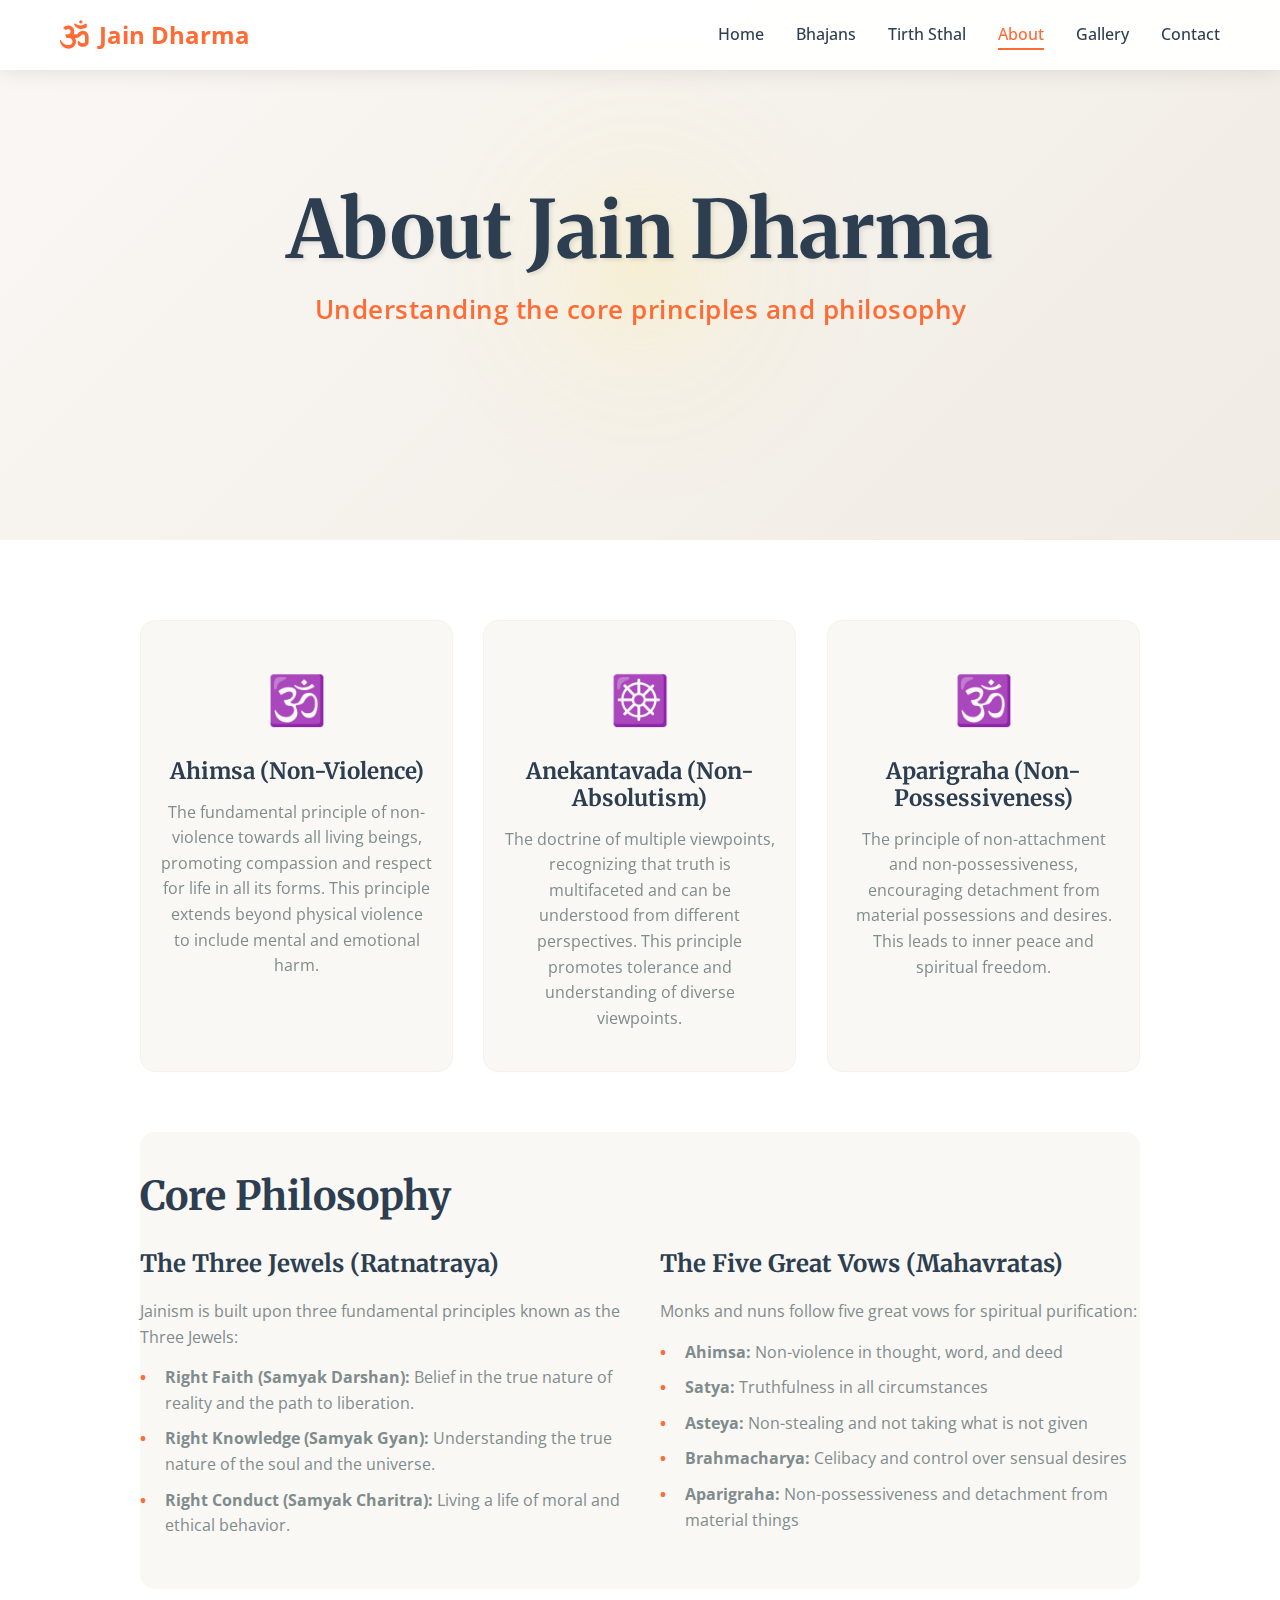
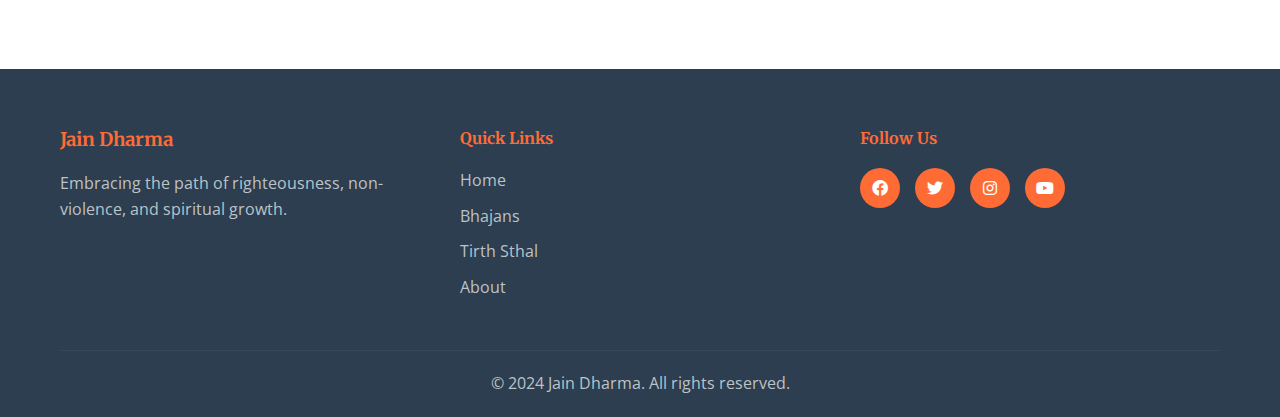
<file: about.html>
<!DOCTYPE html>
<html lang="en">
<head>
    <meta charset="UTF-8">
    <meta name="viewport" content="width=device-width, initial-scale=1.0">
    <title>About Jain Dharma - Philosophy & Principles</title>
    <link rel="stylesheet" href="css/styles.css">
    <link href="https://fonts.googleapis.com/css2?family=Merriweather:wght@300;400;700&family=Open+Sans:wght@300;400;600&display=swap" rel="stylesheet">
    <link rel="stylesheet" href="https://cdnjs.cloudflare.com/ajax/libs/font-awesome/6.0.0/css/all.min.css">
</head>
<body>
    <!-- Navigation -->
    <nav class="navbar" id="navbar">
        <div class="nav-container">
            <div class="nav-logo">
                <i class="fas fa-om"></i>
                <span>Jain Dharma</span>
            </div>
            <ul class="nav-menu" id="nav-menu">
                <li class="nav-item">
                    <a href="index.html" class="nav-link">Home</a>
                </li>
                <li class="nav-item">
                    <a href="bhajans.html" class="nav-link">Bhajans</a>
                </li>
                <li class="nav-item">
                    <a href="tirth-sthal.html" class="nav-link">Tirth Sthal</a>
                </li>
                <li class="nav-item">
                    <a href="about.html" class="nav-link active">About</a>
                </li>
                <li class="nav-item">
                    <a href="gallery.html" class="nav-link">Gallery</a>
                </li>
                <li class="nav-item">
                    <a href="contact.html" class="nav-link">Contact</a>
                </li>
            </ul>
            <div class="hamburger" id="hamburger">
                <span class="bar"></span>
                <span class="bar"></span>
                <span class="bar"></span>
            </div>
        </div>
    </nav>

    <!-- Hero Section -->
    <section class="page-hero">
        <div class="hero-background">
            <div class="mandala-pattern"></div>
        </div>
        <div class="hero-content">
            <h1 class="hero-title fade-in">About Jain Dharma</h1>
            <p class="hero-subtitle fade-in">Understanding the core principles and philosophy</p>
        </div>
    </section>

    <!-- About Section -->
    <section class="about-section">
        <div class="container">
            <div class="about-content">
                <div class="about-text">
                    <div class="principle-card">
                        <div class="principle-icon">🕉️</div>
                        <h3>Ahimsa (Non-Violence)</h3>
                        <p>The fundamental principle of non-violence towards all living beings, promoting compassion and respect for life in all its forms. This principle extends beyond physical violence to include mental and emotional harm.</p>
                    </div>
                    <div class="principle-card">
                        <div class="principle-icon">☸️</div>
                        <h3>Anekantavada (Non-Absolutism)</h3>
                        <p>The doctrine of multiple viewpoints, recognizing that truth is multifaceted and can be understood from different perspectives. This principle promotes tolerance and understanding of diverse viewpoints.</p>
                    </div>
                    <div class="principle-card">
                        <div class="principle-icon">🕉️</div>
                        <h3>Aparigraha (Non-Possessiveness)</h3>
                        <p>The principle of non-attachment and non-possessiveness, encouraging detachment from material possessions and desires. This leads to inner peace and spiritual freedom.</p>
                    </div>
                </div>
                
                <div class="philosophy-section">
                    <h2 class="section-title">Core Philosophy</h2>
                    <div class="philosophy-content">
                        <div class="philosophy-text">
                            <h3>The Three Jewels (Ratnatraya)</h3>
                            <p>Jainism is built upon three fundamental principles known as the Three Jewels:</p>
                            <ul>
                                <li><strong>Right Faith (Samyak Darshan):</strong> Belief in the true nature of reality and the path to liberation.</li>
                                <li><strong>Right Knowledge (Samyak Gyan):</strong> Understanding the true nature of the soul and the universe.</li>
                                <li><strong>Right Conduct (Samyak Charitra):</strong> Living a life of moral and ethical behavior.</li>
                            </ul>
                        </div>
                        <div class="philosophy-text">
                            <h3>The Five Great Vows (Mahavratas)</h3>
                            <p>Monks and nuns follow five great vows for spiritual purification:</p>
                            <ul>
                                <li><strong>Ahimsa:</strong> Non-violence in thought, word, and deed</li>
                                <li><strong>Satya:</strong> Truthfulness in all circumstances</li>
                                <li><strong>Asteya:</strong> Non-stealing and not taking what is not given</li>
                                <li><strong>Brahmacharya:</strong> Celibacy and control over sensual desires</li>
                                <li><strong>Aparigraha:</strong> Non-possessiveness and detachment from material things</li>
                            </ul>
                        </div>
                    </div>
                </div>
            </div>
        </div>
    </section>

    <!-- Footer -->
    <footer class="footer">
        <div class="container">
            <div class="footer-content">
                <div class="footer-section">
                    <h3>Jain Dharma</h3>
                    <p>Embracing the path of righteousness, non-violence, and spiritual growth.</p>
                </div>
                <div class="footer-section">
                    <h4>Quick Links</h4>
                    <ul>
                        <li><a href="index.html">Home</a></li>
                        <li><a href="bhajans.html">Bhajans</a></li>
                        <li><a href="tirth-sthal.html">Tirth Sthal</a></li>
                        <li><a href="about.html">About</a></li>
                    </ul>
                </div>
                <div class="footer-section">
                    <h4>Follow Us</h4>
                    <div class="social-links">
                        <a href="#"><i class="fab fa-facebook"></i></a>
                        <a href="#"><i class="fab fa-twitter"></i></a>
                        <a href="#"><i class="fab fa-instagram"></i></a>
                        <a href="#"><i class="fab fa-youtube"></i></a>
                    </div>
                </div>
            </div>
            <div class="footer-bottom">
                <p>&copy; 2024 Jain Dharma. All rights reserved.</p>
            </div>
        </div>
    </footer>

    <script src="js/script.js"></script>
</body>
</html>
</file>
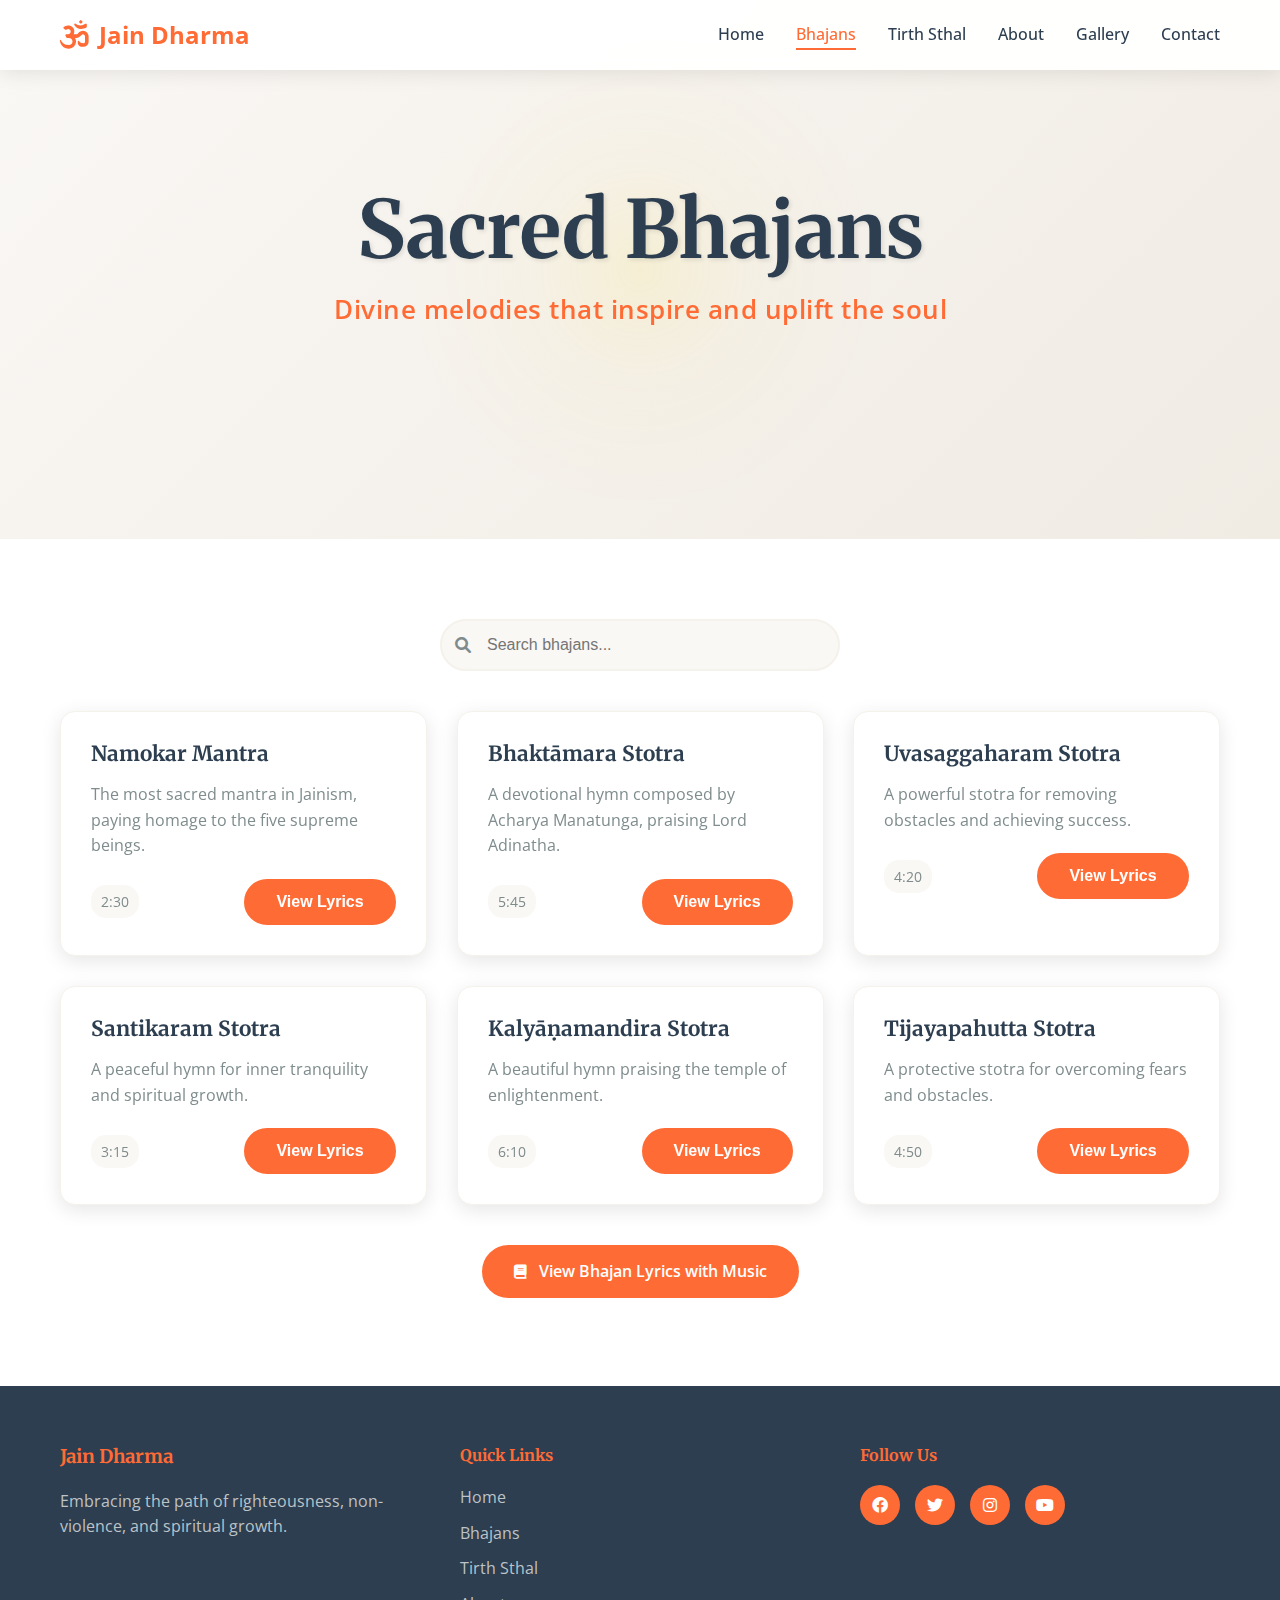
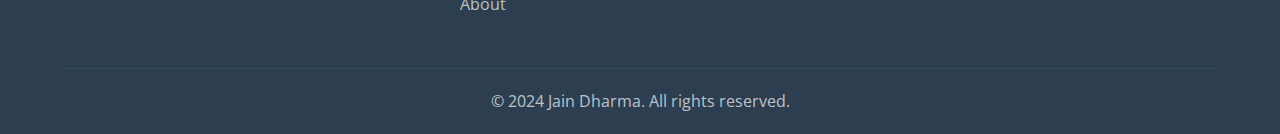
<file: bhajans.html>
<!DOCTYPE html>
<html lang="en">
<head>
    <meta charset="UTF-8">
    <meta name="viewport" content="width=device-width, initial-scale=1.0">
    <title>Sacred Bhajans - Jain Dharma</title>
    <link rel="stylesheet" href="css/styles.css">
    <link href="https://fonts.googleapis.com/css2?family=Merriweather:wght@300;400;700&family=Open+Sans:wght@300;400;600&display=swap" rel="stylesheet">
    <link rel="stylesheet" href="https://cdnjs.cloudflare.com/ajax/libs/font-awesome/6.0.0/css/all.min.css">
</head>
<body>
    <!-- Navigation -->
    <nav class="navbar" id="navbar">
        <div class="nav-container">
            <div class="nav-logo">
                <i class="fas fa-om"></i>
                <span>Jain Dharma</span>
            </div>
            <ul class="nav-menu" id="nav-menu">
                <li class="nav-item">
                    <a href="index.html" class="nav-link">Home</a>
                </li>
                <li class="nav-item">
                    <a href="bhajans.html" class="nav-link active">Bhajans</a>
                </li>
                <li class="nav-item">
                    <a href="tirth-sthal.html" class="nav-link">Tirth Sthal</a>
                </li>
                <li class="nav-item">
                    <a href="about.html" class="nav-link">About</a>
                </li>
                <li class="nav-item">
                    <a href="gallery.html" class="nav-link">Gallery</a>
                </li>
                <li class="nav-item">
                    <a href="contact.html" class="nav-link">Contact</a>
                </li>
            </ul>
            <div class="hamburger" id="hamburger">
                <span class="bar"></span>
                <span class="bar"></span>
                <span class="bar"></span>
            </div>
        </div>
    </nav>

    <!-- Hero Section -->
    <section class="page-hero">
        <div class="hero-background">
            <div class="mandala-pattern"></div>
        </div>
        <div class="hero-content">
            <h1 class="hero-title fade-in">Sacred Bhajans</h1>
            <p class="hero-subtitle fade-in">Divine melodies that inspire and uplift the soul</p>
        </div>
    </section>

    <!-- Bhajans Section -->
    <section class="bhajans-section">
        <div class="container">
            <div class="search-container">
                <div class="search-box">
                    <i class="fas fa-search"></i>
                    <input type="text" id="bhajan-search" placeholder="Search bhajans...">
                </div>
            </div>

            <div class="bhajans-grid" id="bhajans-grid">
                <!-- Bhajan cards will be dynamically generated -->
            </div>

            <div style="text-align: center; margin-top: 40px;">
                <a href="bhajan-lyrics.html" class="btn btn-primary">
                    <i class="fas fa-book"></i>
                    <span>View Bhajan Lyrics with Music</span>
                </a>
            </div>
        </div>
    </section>

    <!-- Footer -->
    <footer class="footer">
        <div class="container">
            <div class="footer-content">
                <div class="footer-section">
                    <h3>Jain Dharma</h3>
                    <p>Embracing the path of righteousness, non-violence, and spiritual growth.</p>
                </div>
                <div class="footer-section">
                    <h4>Quick Links</h4>
                    <ul>
                        <li><a href="index.html">Home</a></li>
                        <li><a href="bhajans.html">Bhajans</a></li>
                        <li><a href="tirth-sthal.html">Tirth Sthal</a></li>
                        <li><a href="about.html">About</a></li>
                    </ul>
                </div>
                <div class="footer-section">
                    <h4>Follow Us</h4>
                    <div class="social-links">
                        <a href="#"><i class="fab fa-facebook"></i></a>
                        <a href="#"><i class="fab fa-twitter"></i></a>
                        <a href="#"><i class="fab fa-instagram"></i></a>
                        <a href="#"><i class="fab fa-youtube"></i></a>
                    </div>
                </div>
            </div>
            <div class="footer-bottom">
                <p>&copy; 2024 Jain Dharma. All rights reserved.</p>
            </div>
        </div>
    </footer>

    <script src="js/script.js"></script>
</body>
</html>
</file>
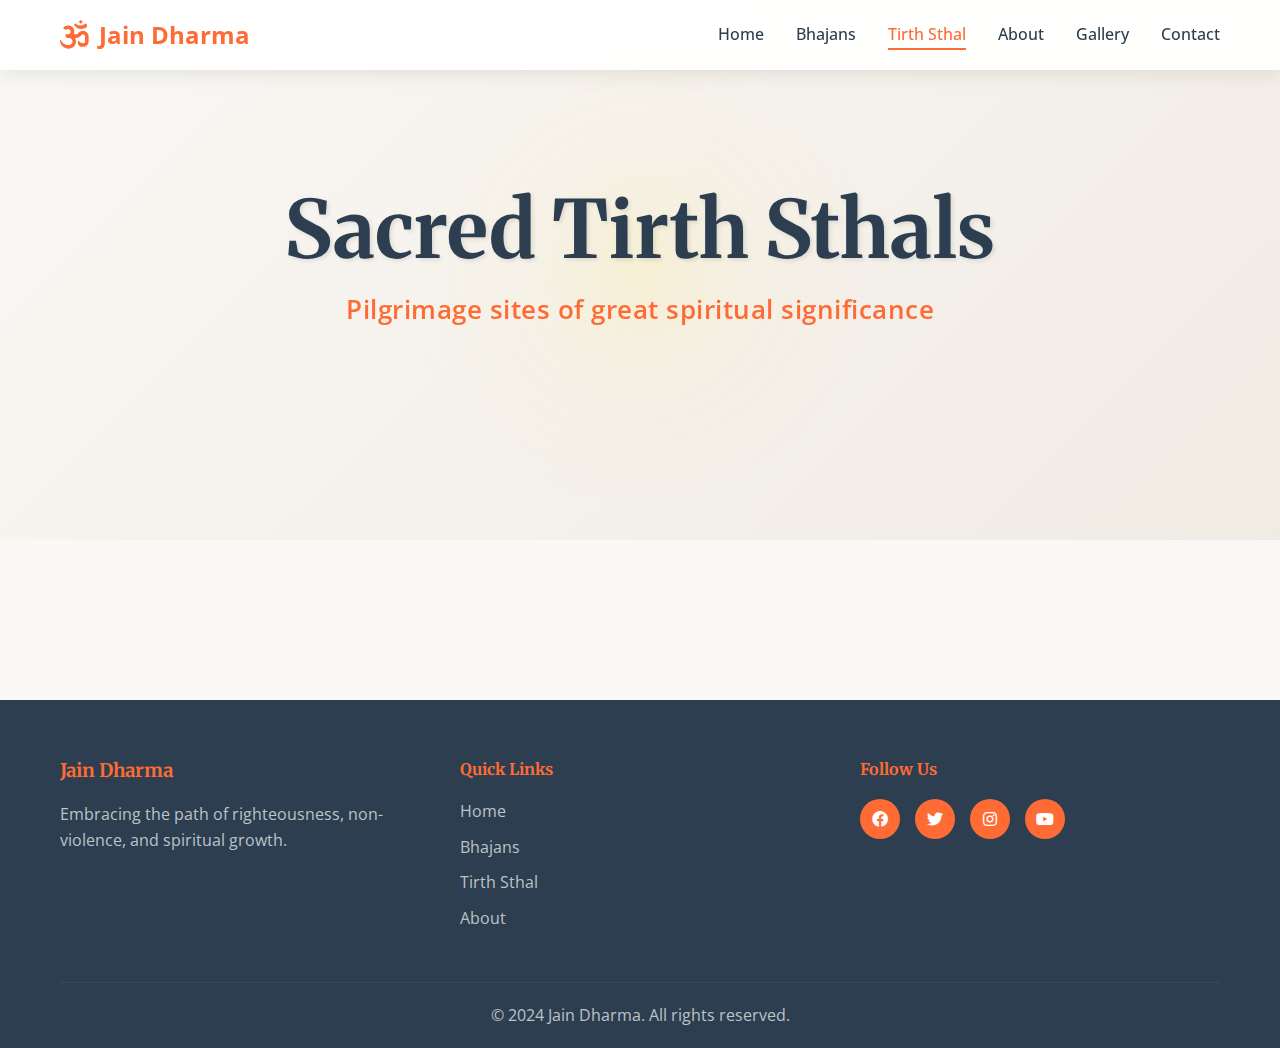
<file: tirth-sthal.html>
<!DOCTYPE html>
<html lang="en">
<head>
    <meta charset="UTF-8">
    <meta name="viewport" content="width=device-width, initial-scale=1.0">
    <title>Sacred Tirth Sthals - Jain Dharma</title>
    <link rel="stylesheet" href="css/styles.css">
    <link href="https://fonts.googleapis.com/css2?family=Merriweather:wght@300;400;700&family=Open+Sans:wght@300;400;600&display=swap" rel="stylesheet">
    <link rel="stylesheet" href="https://cdnjs.cloudflare.com/ajax/libs/font-awesome/6.0.0/css/all.min.css">
</head>
<body>
    <!-- Navigation -->
    <nav class="navbar" id="navbar">
        <div class="nav-container">
            <div class="nav-logo">
                <i class="fas fa-om"></i>
                <span>Jain Dharma</span>
            </div>
            <ul class="nav-menu" id="nav-menu">
                <li class="nav-item">
                    <a href="index.html" class="nav-link">Home</a>
                </li>
                <li class="nav-item">
                    <a href="bhajans.html" class="nav-link">Bhajans</a>
                </li>
                <li class="nav-item">
                    <a href="tirth-sthal.html" class="nav-link active">Tirth Sthal</a>
                </li>
                <li class="nav-item">
                    <a href="about.html" class="nav-link">About</a>
                </li>
                <li class="nav-item">
                    <a href="gallery.html" class="nav-link">Gallery</a>
                </li>
                <li class="nav-item">
                    <a href="contact.html" class="nav-link">Contact</a>
                </li>
            </ul>
            <div class="hamburger" id="hamburger">
                <span class="bar"></span>
                <span class="bar"></span>
                <span class="bar"></span>
            </div>
        </div>
    </nav>

    <!-- Hero Section -->
    <section class="page-hero">
        <div class="hero-background">
            <div class="mandala-pattern"></div>
        </div>
        <div class="hero-content">
            <h1 class="hero-title fade-in">Sacred Tirth Sthals</h1>
            <p class="hero-subtitle fade-in">Pilgrimage sites of great spiritual significance</p>
        </div>
    </section>

    <!-- Tirth Sthal Section -->
    <section class="tirth-section">
        <div class="container">
            <div class="tirth-grid" id="tirth-grid">
                <!-- Tirth cards will be dynamically generated -->
            </div>
        </div>
    </section>

    <!-- Footer -->
    <footer class="footer">
        <div class="container">
            <div class="footer-content">
                <div class="footer-section">
                    <h3>Jain Dharma</h3>
                    <p>Embracing the path of righteousness, non-violence, and spiritual growth.</p>
                </div>
                <div class="footer-section">
                    <h4>Quick Links</h4>
                    <ul>
                        <li><a href="index.html">Home</a></li>
                        <li><a href="bhajans.html">Bhajans</a></li>
                        <li><a href="tirth-sthal.html">Tirth Sthal</a></li>
                        <li><a href="about.html">About</a></li>
                    </ul>
                </div>
                <div class="footer-section">
                    <h4>Follow Us</h4>
                    <div class="social-links">
                        <a href="#"><i class="fab fa-facebook"></i></a>
                        <a href="#"><i class="fab fa-twitter"></i></a>
                        <a href="#"><i class="fab fa-instagram"></i></a>
                        <a href="#"><i class="fab fa-youtube"></i></a>
                    </div>
                </div>
            </div>
            <div class="footer-bottom">
                <p>&copy; 2024 Jain Dharma. All rights reserved.</p>
            </div>
        </div>
    </footer>

    <script src="js/script.js"></script>
</body>
</html>
</file>
<file: css/styles.css>
/* Reset and Base Styles */
* {
    margin: 0;
    padding: 0;
    box-sizing: border-box;
}

html {
    scroll-behavior: smooth;
}

body {
    font-family: 'Open Sans', sans-serif;
    line-height: 1.6;
    color: #333;
    background-color: #faf8f5;
}

.container {
    max-width: 1200px;
    margin: 0 auto;
    padding: 0 20px;
}

/* Typography */
h1, h2, h3, h4, h5, h6 {
    font-family: 'Merriweather', serif;
    font-weight: 700;
    line-height: 1.2;
}

/* Color Variables */
:root {
    --primary-white: #ffffff;
    --saffron: #ff6b35;
    --golden: #ffd700;
    --light-beige: #faf8f5;
    --dark-beige: #f5f1eb;
    --text-dark: #2c3e50;
    --text-light: #7f8c8d;
    --shadow: rgba(0, 0, 0, 0.1);
    --shadow-hover: rgba(0, 0, 0, 0.15);
}

/* Navigation with optimized performance */
.navbar {
    position: fixed;
    top: 0;
    width: 100%;
    background: rgba(255, 255, 255, 0.95);
    backdrop-filter: blur(10px);
    z-index: 1000;
    transition: background-color 0.3s ease, box-shadow 0.3s ease;
    box-shadow: 0 2px 20px var(--shadow);
    will-change: background-color, box-shadow;
}

.navbar.scrolled {
    background: rgba(255, 255, 255, 0.98);
    box-shadow: 0 2px 30px var(--shadow-hover);
}

.nav-container {
    max-width: 1200px;
    margin: 0 auto;
    padding: 0 20px;
    display: flex;
    justify-content: space-between;
    align-items: center;
    height: 70px;
}

.nav-logo {
    display: flex;
    align-items: center;
    font-size: 1.5rem;
    font-weight: 700;
    color: var(--saffron);
    text-decoration: none;
}

.nav-logo i {
    margin-right: 10px;
    font-size: 1.8rem;
}

.nav-menu {
    display: flex;
    list-style: none;
    gap: 2rem;
}

.nav-link {
    text-decoration: none;
    color: var(--text-dark);
    font-weight: 500;
    transition: all 0.3s ease;
    position: relative;
}

.nav-link:hover {
    color: var(--saffron);
}

.nav-link::after {
    content: '';
    position: absolute;
    bottom: -5px;
    left: 0;
    width: 0;
    height: 2px;
    background: var(--saffron);
    transition: width 0.3s ease;
}

.nav-link:hover::after {
    width: 100%;
}

.hamburger {
    display: none;
    flex-direction: column;
    cursor: pointer;
}

.bar {
    width: 25px;
    height: 3px;
    background: var(--text-dark);
    margin: 3px 0;
    transition: 0.3s;
}

/* Enhanced Hero Section */
.hero {
    height: 100vh;
    position: relative;
    display: flex;
    align-items: center;
    justify-content: center;
    text-align: center;
    background: linear-gradient(135deg, var(--light-beige) 0%, #f0ebe3 50%, #e8ddd4 100%);
    overflow: hidden;
    will-change: transform;
    z-index: 1;
}

.hero-background {
    position: absolute;
    top: 0;
    left: 0;
    width: 100%;
    height: 100%;
    z-index: 1;
    will-change: transform;
}

.mandala-pattern {
    position: absolute;
    top: 50%;
    left: 50%;
    transform: translate(-50%, -50%);
    width: 500px;
    height: 500px;
    background: radial-gradient(circle, var(--golden) 0%, rgba(255, 215, 0, 0.3) 30%, transparent 70%);
    opacity: 0.1;
    animation: rotate 120s linear infinite;
    will-change: transform;
}

.geometric-patterns {
    position: absolute;
    width: 100%;
    height: 100%;
}

.pattern-circle {
    position: absolute;
    border: 2px solid var(--saffron);
    border-radius: 50%;
    opacity: 0.1;
    animation: pulse 4s ease-in-out infinite;
}

.pattern-1 {
    width: 200px;
    height: 200px;
    top: 10%;
    left: 5%;
    animation-delay: 0s;
}

.pattern-2 {
    width: 150px;
    height: 150px;
    top: 60%;
    right: 10%;
    animation-delay: 1.5s;
}

.pattern-3 {
    width: 100px;
    height: 100px;
    bottom: 20%;
    left: 15%;
    animation-delay: 3s;
}

.floating-elements {
    position: absolute;
    width: 100%;
    height: 100%;
}

.floating-icon {
    position: absolute;
    font-size: 1.8rem;
    opacity: 0.15;
    animation: float 8s ease-in-out infinite;
    will-change: transform;
    filter: drop-shadow(0 0 10px rgba(255, 107, 53, 0.3));
}

.icon-1 {
    top: 15%;
    left: 8%;
    animation-delay: 0s;
}

.icon-2 {
    top: 25%;
    right: 12%;
    animation-delay: 1.5s;
}

.icon-3 {
    bottom: 35%;
    left: 15%;
    animation-delay: 3s;
}

.icon-4 {
    bottom: 25%;
    right: 8%;
    animation-delay: 4.5s;
}

.icon-5 {
    top: 45%;
    left: 5%;
    animation-delay: 2s;
}

.icon-6 {
    top: 55%;
    right: 20%;
    animation-delay: 5.5s;
}

.hero-particles {
    position: absolute;
    width: 100%;
    height: 100%;
}

.particle {
    position: absolute;
    width: 4px;
    height: 4px;
    background: var(--saffron);
    border-radius: 50%;
    opacity: 0.6;
    animation: particleFloat 6s linear infinite;
}

.particle:nth-child(1) {
    top: 20%;
    left: 20%;
    animation-delay: 0s;
}

.particle:nth-child(2) {
    top: 40%;
    left: 80%;
    animation-delay: 1s;
}

.particle:nth-child(3) {
    top: 60%;
    left: 30%;
    animation-delay: 2s;
}

.particle:nth-child(4) {
    top: 80%;
    left: 70%;
    animation-delay: 3s;
}

.particle:nth-child(5) {
    top: 30%;
    left: 60%;
    animation-delay: 4s;
}

.particle:nth-child(6) {
    top: 70%;
    left: 10%;
    animation-delay: 5s;
}

.hero-content {
    position: relative;
    z-index: 2;
    max-width: 900px;
    padding: 0 20px;
}

.hero-badge {
    display: inline-flex;
    align-items: center;
    gap: 8px;
    background: rgba(255, 255, 255, 0.9);
    padding: 8px 20px;
    border-radius: 50px;
    font-size: 0.9rem;
    color: var(--saffron);
    font-weight: 600;
    margin-bottom: 20px;
    box-shadow: 0 4px 15px rgba(0, 0, 0, 0.1);
    backdrop-filter: blur(10px);
}

.hero-badge i {
    font-size: 1.1rem;
}

.hero-title {
    font-size: 5rem;
    color: var(--text-dark);
    margin-bottom: 1rem;
    text-shadow: 2px 2px 4px var(--shadow);
    line-height: 1.1;
}

.title-line-1 {
    display: block;
    background: linear-gradient(135deg, var(--saffron), var(--golden));
    -webkit-background-clip: text;
    -webkit-text-fill-color: transparent;
    background-clip: text;
}

.title-line-2 {
    display: block;
    color: var(--text-dark);
    font-weight: 300;
}

.hero-subtitle {
    font-size: 1.6rem;
    color: var(--saffron);
    margin-bottom: 1.5rem;
    font-weight: 600;
    letter-spacing: 0.5px;
}

.hero-description {
    font-size: 1.2rem;
    color: var(--text-light);
    margin-bottom: 2rem;
    line-height: 1.8;
    max-width: 700px;
    margin-left: auto;
    margin-right: auto;
}

.highlight-text {
    color: var(--saffron);
    font-weight: 600;
    position: relative;
}

.highlight-text::after {
    content: '';
    position: absolute;
    bottom: -2px;
    left: 0;
    width: 100%;
    height: 2px;
    background: var(--golden);
    opacity: 0.6;
}

.hero-stats {
    display: flex;
    justify-content: center;
    gap: 3rem;
    margin-bottom: 2.5rem;
    flex-wrap: wrap;
}

.stat-item {
    text-align: center;
    background: rgba(255, 255, 255, 0.8);
    padding: 20px;
    border-radius: 15px;
    box-shadow: 0 4px 15px rgba(0, 0, 0, 0.1);
    backdrop-filter: blur(10px);
    min-width: 100px;
    transition: transform 0.3s ease;
}

.stat-item:hover {
    transform: translateY(-5px);
}

.stat-number {
    font-size: 2.5rem;
    font-weight: 700;
    color: var(--saffron);
    line-height: 1;
    margin-bottom: 5px;
}

.stat-label {
    font-size: 0.9rem;
    color: var(--text-light);
    font-weight: 500;
    text-transform: uppercase;
    letter-spacing: 0.5px;
}

.hero-buttons {
    display: flex;
    gap: 1rem;
    justify-content: center;
    flex-wrap: wrap;
}

.btn {
    display: inline-block;
    padding: 12px 30px;
    text-decoration: none;
    border-radius: 50px;
    font-weight: 600;
    transition: all 0.3s ease;
    border: 2px solid transparent;
    cursor: pointer;
    font-size: 1rem;
}

.btn-primary {
    background: var(--saffron);
    color: var(--primary-white);
    border-color: var(--saffron);
}

.btn-primary:hover {
    background: transparent;
    color: var(--saffron);
    transform: translateY(-2px);
    box-shadow: 0 5px 15px rgba(255, 107, 53, 0.3);
}

.btn-secondary {
    background: transparent;
    color: var(--text-dark);
    border-color: var(--text-dark);
}

.btn-secondary:hover {
    background: var(--text-dark);
    color: var(--primary-white);
    transform: translateY(-2px);
    box-shadow: 0 5px 15px var(--shadow);
}

.btn-outline {
    background: transparent;
    color: var(--saffron);
    border-color: var(--saffron);
}

.btn-outline:hover {
    background: var(--saffron);
    color: var(--primary-white);
    transform: translateY(-2px);
    box-shadow: 0 5px 15px rgba(255, 107, 53, 0.3);
}

.btn i {
    margin-right: 8px;
    font-size: 0.9rem;
}

.scroll-indicator {
    position: absolute;
    bottom: 40px;
    left: 50%;
    transform: translateX(-50%);
    z-index: 2;
    text-align: center;
}

.scroll-text {
    font-size: 0.9rem;
    color: var(--text-light);
    margin-bottom: 10px;
    font-weight: 500;
    letter-spacing: 0.5px;
}

.scroll-arrow {
    width: 30px;
    height: 30px;
    border: 2px solid var(--saffron);
    border-top: none;
    border-right: none;
    transform: rotate(-45deg);
    animation: bounce 2s infinite;
    margin: 0 auto;
}

/* Section Styles */
section {
    padding: 80px 0;
}

.section-header {
    text-align: center;
    margin-bottom: 60px;
    position: relative;
    z-index: 3;
}

.section-title {
    font-size: 2.5rem;
    color: var(--text-dark);
    margin-bottom: 1rem;
}

.section-subtitle {
    font-size: 1.1rem;
    color: var(--text-light);
    max-width: 600px;
    margin: 0 auto;
}

/* Bhajans Section */
.bhajans-section {
    background: var(--primary-white);
    position: relative;
    z-index: 10;
    margin-top: -1px; /* Ensure it covers the hero section completely */
}

.search-container {
    display: flex;
    justify-content: center;
    margin-bottom: 40px;
}

.search-box {
    position: relative;
    max-width: 400px;
    width: 100%;
}

.search-box i {
    position: absolute;
    left: 15px;
    top: 50%;
    transform: translateY(-50%);
    color: var(--text-light);
}

.search-box input {
    width: 100%;
    padding: 15px 15px 15px 45px;
    border: 2px solid var(--dark-beige);
    border-radius: 50px;
    font-size: 1rem;
    transition: all 0.3s ease;
    background: var(--light-beige);
}

.search-box input:focus {
    outline: none;
    border-color: var(--saffron);
    box-shadow: 0 0 0 3px rgba(255, 107, 53, 0.1);
}

.bhajans-grid {
    display: grid;
    grid-template-columns: repeat(auto-fit, minmax(300px, 1fr));
    gap: 30px;
}

.bhajan-card {
    background: var(--primary-white);
    border-radius: 15px;
    padding: 30px;
    box-shadow: 0 5px 20px var(--shadow);
    transition: all 0.3s ease;
    cursor: pointer;
    border: 1px solid var(--dark-beige);
}

.bhajan-card:hover {
    transform: translateY(-5px);
    box-shadow: 0 15px 40px var(--shadow-hover);
    border-color: var(--saffron);
}

.bhajan-card h3 {
    color: var(--text-dark);
    margin-bottom: 15px;
    font-size: 1.3rem;
}

.bhajan-card p {
    color: var(--text-light);
    margin-bottom: 20px;
    line-height: 1.6;
}

.bhajan-meta {
    display: flex;
    justify-content: space-between;
    align-items: center;
    font-size: 0.9rem;
    color: var(--text-light);
}

.bhajan-duration {
    background: var(--light-beige);
    padding: 5px 10px;
    border-radius: 15px;
}

/* Tirth Sthal Section */
.tirth-section {
    background: var(--light-beige);
    position: relative;
    z-index: 10;
}

.tirth-grid {
    display: grid;
    grid-template-columns: repeat(auto-fit, minmax(350px, 1fr));
    gap: 30px;
}

.tirth-card {
    background: var(--primary-white);
    border-radius: 15px;
    overflow: hidden;
    box-shadow: 0 5px 20px var(--shadow);
    transition: all 0.3s ease;
    cursor: pointer;
}

.tirth-card:hover {
    transform: translateY(-5px);
    box-shadow: 0 15px 40px var(--shadow-hover);
}

.tirth-image {
    width: 100%;
    height: 200px;
    background: linear-gradient(45deg, var(--saffron), var(--golden));
    display: flex;
    align-items: center;
    justify-content: center;
    font-size: 3rem;
    color: var(--primary-white);
}

.tirth-content {
    padding: 25px;
}

.tirth-content h3 {
    color: var(--text-dark);
    margin-bottom: 10px;
    font-size: 1.3rem;
}

.tirth-content p {
    color: var(--text-light);
    margin-bottom: 15px;
    line-height: 1.6;
}

.tirth-location {
    display: flex;
    align-items: center;
    color: var(--saffron);
    font-size: 0.9rem;
}

.tirth-location i {
    margin-right: 5px;
}

/* About Section */
.about-section {
    background: var(--primary-white);
    position: relative;
    z-index: 10;
}

.about-content {
    max-width: 1000px;
    margin: 0 auto;
}

.about-text {
    display: grid;
    grid-template-columns: repeat(auto-fit, minmax(300px, 1fr));
    gap: 30px;
}

.principle-card {
    text-align: center;
    padding: 40px 20px;
    background: var(--light-beige);
    border-radius: 15px;
    transition: all 0.3s ease;
    border: 1px solid var(--dark-beige);
}

.principle-card:hover {
    transform: translateY(-5px);
    box-shadow: 0 10px 30px var(--shadow);
    border-color: var(--saffron);
}

.principle-icon {
    font-size: 3rem;
    margin-bottom: 20px;
}

.principle-card h3 {
    color: var(--text-dark);
    margin-bottom: 15px;
    font-size: 1.4rem;
}

.principle-card p {
    color: var(--text-light);
    line-height: 1.6;
}

/* Gallery Section */
.gallery-section {
    background: var(--light-beige);
    position: relative;
    z-index: 10;
}

.gallery-grid {
    display: grid;
    grid-template-columns: repeat(auto-fit, minmax(250px, 1fr));
    gap: 20px;
}

.gallery-item {
    position: relative;
    overflow: hidden;
    border-radius: 10px;
    cursor: pointer;
    aspect-ratio: 1;
    background: linear-gradient(45deg, var(--saffron), var(--golden));
    display: flex;
    align-items: center;
    justify-content: center;
    color: var(--primary-white);
    font-size: 2rem;
    transition: all 0.3s ease;
}

.gallery-item:hover {
    transform: scale(1.05);
}

.gallery-item::before {
    content: '';
    position: absolute;
    top: 0;
    left: 0;
    right: 0;
    bottom: 0;
    background: rgba(0, 0, 0, 0.3);
    opacity: 0;
    transition: opacity 0.3s ease;
}

.gallery-item:hover::before {
    opacity: 1;
}

/* Contact Section */
.contact-section {
    background: var(--primary-white);
    position: relative;
    z-index: 10;
}

.contact-content {
    display: grid;
    grid-template-columns: 1fr 1fr;
    gap: 60px;
    max-width: 1000px;
    margin: 0 auto;
}

.contact-info {
    display: flex;
    flex-direction: column;
    gap: 30px;
}

.contact-item {
    display: flex;
    align-items: flex-start;
    gap: 20px;
}

.contact-item i {
    font-size: 1.5rem;
    color: var(--saffron);
    margin-top: 5px;
}

.contact-item h4 {
    color: var(--text-dark);
    margin-bottom: 5px;
}

.contact-item p {
    color: var(--text-light);
    line-height: 1.6;
}

.contact-form {
    display: flex;
    flex-direction: column;
    gap: 20px;
}

.form-group {
    position: relative;
}

.form-group input,
.form-group textarea {
    width: 100%;
    padding: 15px;
    border: 2px solid var(--dark-beige);
    border-radius: 10px;
    font-size: 1rem;
    transition: all 0.3s ease;
    background: var(--light-beige);
    font-family: inherit;
}

.form-group input:focus,
.form-group textarea:focus {
    outline: none;
    border-color: var(--saffron);
    box-shadow: 0 0 0 3px rgba(255, 107, 53, 0.1);
}

.form-group textarea {
    resize: vertical;
    min-height: 120px;
}

/* Footer */
.footer {
    background: var(--text-dark);
    color: var(--primary-white);
    padding: 60px 0 20px;
}

.footer-content {
    display: grid;
    grid-template-columns: repeat(auto-fit, minmax(250px, 1fr));
    gap: 40px;
    margin-bottom: 40px;
}

.footer-section h3,
.footer-section h4 {
    margin-bottom: 20px;
    color: var(--saffron);
}

.footer-section p {
    color: #bdc3c7;
    line-height: 1.6;
}

.footer-section ul {
    list-style: none;
}

.footer-section ul li {
    margin-bottom: 10px;
}

.footer-section ul li a {
    color: #bdc3c7;
    text-decoration: none;
    transition: color 0.3s ease;
}

.footer-section ul li a:hover {
    color: var(--saffron);
}

.social-links {
    display: flex;
    gap: 15px;
}

.social-links a {
    display: flex;
    align-items: center;
    justify-content: center;
    width: 40px;
    height: 40px;
    background: var(--saffron);
    color: var(--primary-white);
    border-radius: 50%;
    text-decoration: none;
    transition: all 0.3s ease;
}

.social-links a:hover {
    background: var(--golden);
    transform: translateY(-2px);
}

.footer-bottom {
    text-align: center;
    padding-top: 20px;
    border-top: 1px solid #34495e;
    color: #bdc3c7;
}

/* Lightbox */
.lightbox {
    display: none;
    position: fixed;
    top: 0;
    left: 0;
    width: 100%;
    height: 100%;
    background: rgba(0, 0, 0, 0.9);
    z-index: 2000;
    justify-content: center;
    align-items: center;
}

.lightbox.active {
    display: flex;
}

.lightbox-content {
    position: relative;
    max-width: 90%;
    max-height: 90%;
}

.lightbox-close {
    position: absolute;
    top: -40px;
    right: 0;
    color: var(--primary-white);
    font-size: 2rem;
    cursor: pointer;
    z-index: 2001;
}

.lightbox-content img {
    max-width: 100%;
    max-height: 100%;
    border-radius: 10px;
}

.lightbox-caption {
    color: var(--primary-white);
    text-align: center;
    margin-top: 10px;
}

/* Animations */
@keyframes fadeIn {
    from {
        opacity: 0;
        transform: translate3d(0, 20px, 0);
    }
    to {
        opacity: 1;
        transform: translate3d(0, 0, 0);
    }
}

@keyframes slideInLeft {
    from {
        opacity: 0;
        transform: translate3d(-30px, 0, 0);
    }
    to {
        opacity: 1;
        transform: translate3d(0, 0, 0);
    }
}

@keyframes slideInRight {
    from {
        opacity: 0;
        transform: translate3d(30px, 0, 0);
    }
    to {
        opacity: 1;
        transform: translate3d(0, 0, 0);
    }
}

@keyframes zoomIn {
    from {
        opacity: 0;
        transform: scale3d(0.9, 0.9, 1);
    }
    to {
        opacity: 1;
        transform: scale3d(1, 1, 1);
    }
}

@keyframes rotate {
    from {
        transform: translate3d(-50%, -50%, 0) rotate(0deg);
    }
    to {
        transform: translate3d(-50%, -50%, 0) rotate(360deg);
    }
}

@keyframes float {
    0%, 100% {
        transform: translate3d(0, 0, 0);
    }
    50% {
        transform: translate3d(0, -15px, 0);
    }
}

@keyframes pulse {
    0%, 100% {
        transform: scale(1);
        opacity: 0.1;
    }
    50% {
        transform: scale(1.1);
        opacity: 0.2;
    }
}

@keyframes particleFloat {
    0% {
        transform: translate3d(0, 0, 0);
        opacity: 0;
    }
    10% {
        opacity: 0.6;
    }
    90% {
        opacity: 0.6;
    }
    100% {
        transform: translate3d(0, -100px, 0);
        opacity: 0;
    }
}

@keyframes bounce {
    0%, 20%, 50%, 80%, 100% {
        transform: translate3d(-50%, 0, 0);
    }
    40% {
        transform: translate3d(-50%, -8px, 0);
    }
    60% {
        transform: translate3d(-50%, -4px, 0);
    }
}

.fade-in {
    animation: fadeIn 0.8s ease-out;
    will-change: opacity, transform;
}

.slide-in-left {
    animation: slideInLeft 0.8s ease-out;
    will-change: opacity, transform;
}

.slide-in-right {
    animation: slideInRight 0.8s ease-out;
    will-change: opacity, transform;
}

.zoom-in {
    animation: zoomIn 0.8s ease-out;
    will-change: opacity, transform;
}

/* Page-specific styles */
.page-hero {
    height: 60vh;
    position: relative;
    display: flex;
    align-items: center;
    justify-content: center;
    text-align: center;
    background: linear-gradient(135deg, var(--light-beige) 0%, #f0ebe3 100%);
    overflow: hidden;
}

.nav-link.active {
    color: var(--saffron);
}

.nav-link.active::after {
    width: 100%;
}

.philosophy-section {
    margin-top: 60px;
    padding: 40px 0;
    background: var(--light-beige);
    border-radius: 15px;
}

.philosophy-content {
    display: grid;
    grid-template-columns: repeat(auto-fit, minmax(400px, 1fr));
    gap: 40px;
    margin-top: 30px;
}

.philosophy-text h3 {
    color: var(--text-dark);
    margin-bottom: 20px;
    font-size: 1.5rem;
}

.philosophy-text p {
    color: var(--text-light);
    margin-bottom: 15px;
    line-height: 1.6;
}

.philosophy-text ul {
    list-style: none;
    padding-left: 0;
}

.philosophy-text ul li {
    margin-bottom: 10px;
    padding-left: 25px;
    position: relative;
    color: var(--text-light);
    line-height: 1.6;
}

.philosophy-text ul li::before {
    content: '•';
    color: var(--saffron);
    font-weight: bold;
    position: absolute;
    left: 0;
}

/* Enhanced animations */
@keyframes typewriter {
    from {
        width: 0;
    }
    to {
        width: 100%;
    }
}

.typewriter {
    overflow: hidden;
    border-right: 2px solid var(--saffron);
    white-space: nowrap;
    animation: typewriter 3s steps(40, end), blink-caret 0.75s step-end infinite;
}

@keyframes blink-caret {
    from, to {
        border-color: transparent;
    }
    50% {
        border-color: var(--saffron);
    }
}

/* Enhanced card hover effects with hardware acceleration */
.bhajan-card,
.tirth-card,
.principle-card {
    will-change: transform, box-shadow;
    backface-visibility: hidden;
    transform: translateZ(0);
}

.bhajan-card:hover,
.tirth-card:hover,
.principle-card:hover {
    transform: translate3d(0, -8px, 0) scale(1.01);
    box-shadow: 0 15px 35px var(--shadow-hover);
}

/* Loading animation */
.loading {
    display: inline-block;
    width: 20px;
    height: 20px;
    border: 3px solid var(--light-beige);
    border-radius: 50%;
    border-top-color: var(--saffron);
    animation: spin 1s ease-in-out infinite;
}

@keyframes spin {
    to {
        transform: rotate(360deg);
    }
}

/* Enhanced form styles */
.form-group input:focus,
.form-group textarea:focus {
    transform: translateY(-2px);
    box-shadow: 0 5px 15px rgba(255, 107, 53, 0.2);
}

/* Enhanced button styles */
.btn {
    position: relative;
    overflow: hidden;
}

.btn::before {
    content: '';
    position: absolute;
    top: 0;
    left: -100%;
    width: 100%;
    height: 100%;
    background: linear-gradient(90deg, transparent, rgba(255, 255, 255, 0.2), transparent);
    transition: left 0.5s;
}

.btn:hover::before {
    left: 100%;
}

/* Responsive Design */
@media (max-width: 768px) {
    .hamburger {
        display: flex;
    }
    
    .nav-menu {
        position: fixed;
        left: -100%;
        top: 70px;
        flex-direction: column;
        background-color: var(--primary-white);
        width: 100%;
        text-align: center;
        transition: 0.3s;
        box-shadow: 0 10px 27px var(--shadow);
        padding: 20px 0;
    }
    
    .nav-menu.active {
        left: 0;
    }
    
    .nav-menu li {
        margin: 15px 0;
    }
    
    .hero-title {
        font-size: 3.5rem;
    }
    
    .hero-subtitle {
        font-size: 1.3rem;
    }
    
    .hero-stats {
        gap: 2rem;
    }
    
    .stat-item {
        min-width: 80px;
        padding: 15px;
    }
    
    .stat-number {
        font-size: 2rem;
    }
    
    .hero-buttons {
        flex-direction: column;
        align-items: center;
    }
    
    .btn {
        width: 100%;
        max-width: 250px;
    }
    
    .section-title {
        font-size: 2rem;
    }
    
    .contact-content {
        grid-template-columns: 1fr;
        gap: 40px;
    }
    
    .about-text {
        grid-template-columns: 1fr;
    }
    
    .bhajans-grid,
    .tirth-grid {
        grid-template-columns: 1fr;
    }
    
    .gallery-grid {
        grid-template-columns: repeat(auto-fit, minmax(200px, 1fr));
    }
}

@media (max-width: 480px) {
    .container {
        padding: 0 15px;
    }
    
    .hero-title {
        font-size: 2.5rem;
    }
    
    .hero-subtitle {
        font-size: 1.1rem;
    }
    
    .hero-description {
        font-size: 1rem;
    }
    
    .hero-stats {
        gap: 1rem;
        flex-direction: column;
        align-items: center;
    }
    
    .stat-item {
        min-width: 120px;
    }
    
    .hero-badge {
        font-size: 0.8rem;
        padding: 6px 16px;
    }
    
    .floating-icon {
        font-size: 1.2rem;
    }
    
    .pattern-circle {
        display: none;
    }
    
    .section-title {
        font-size: 1.8rem;
    }
    
    .bhajan-card,
    .tirth-card {
        padding: 20px;
    }
    
    .principle-card {
        padding: 30px 15px;
    }
}
</file>
